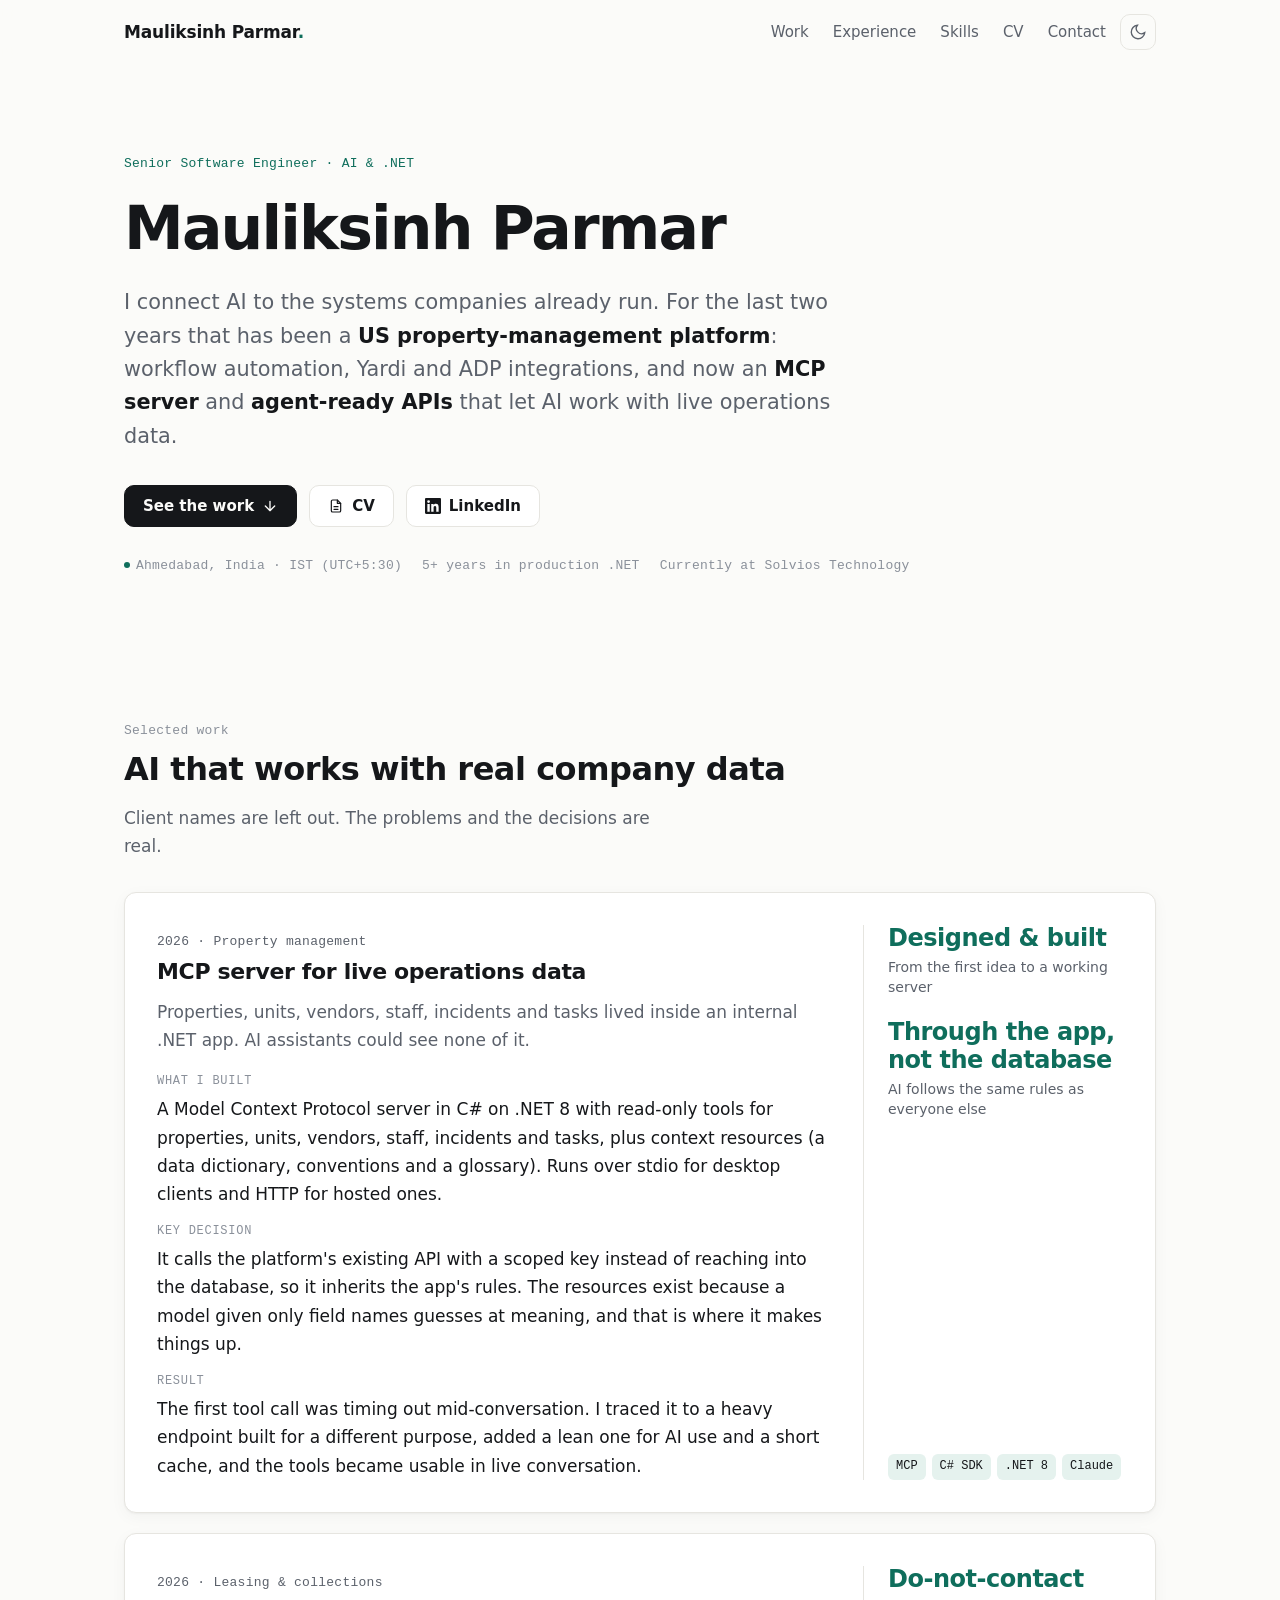
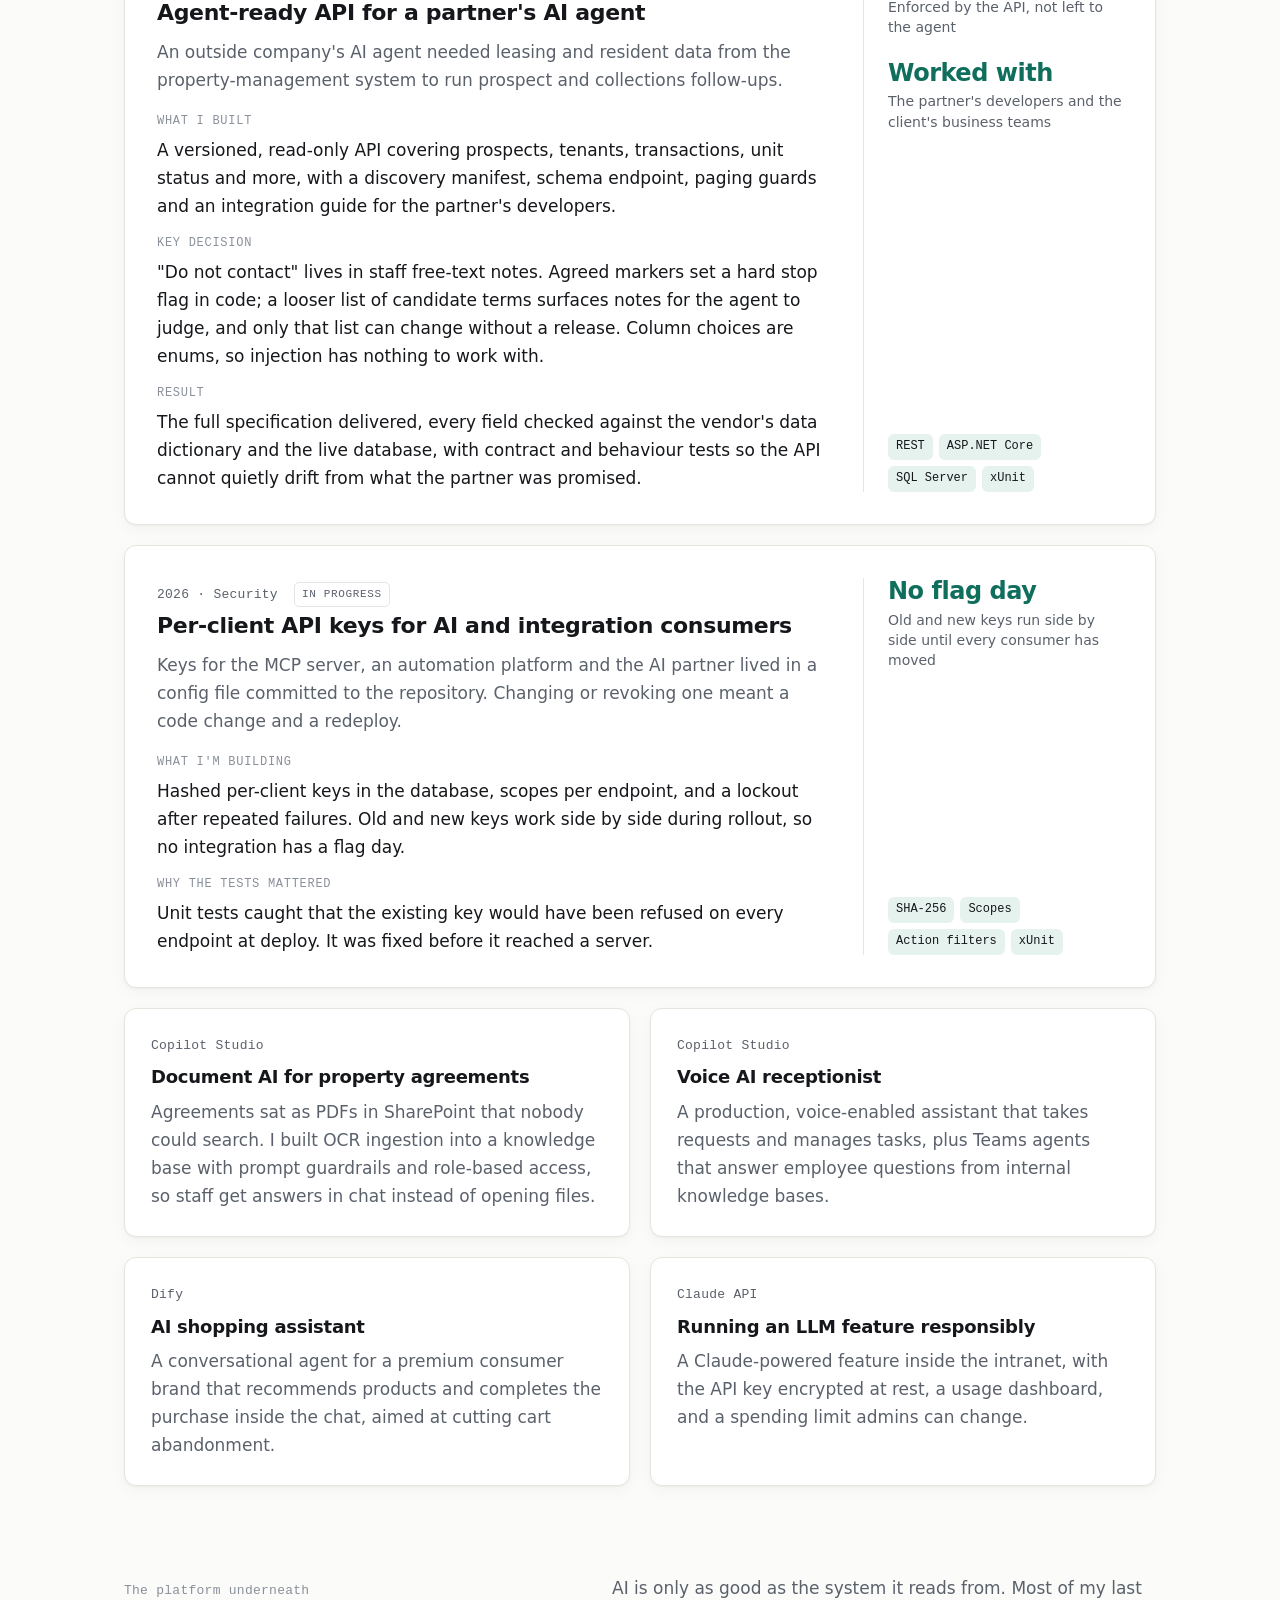
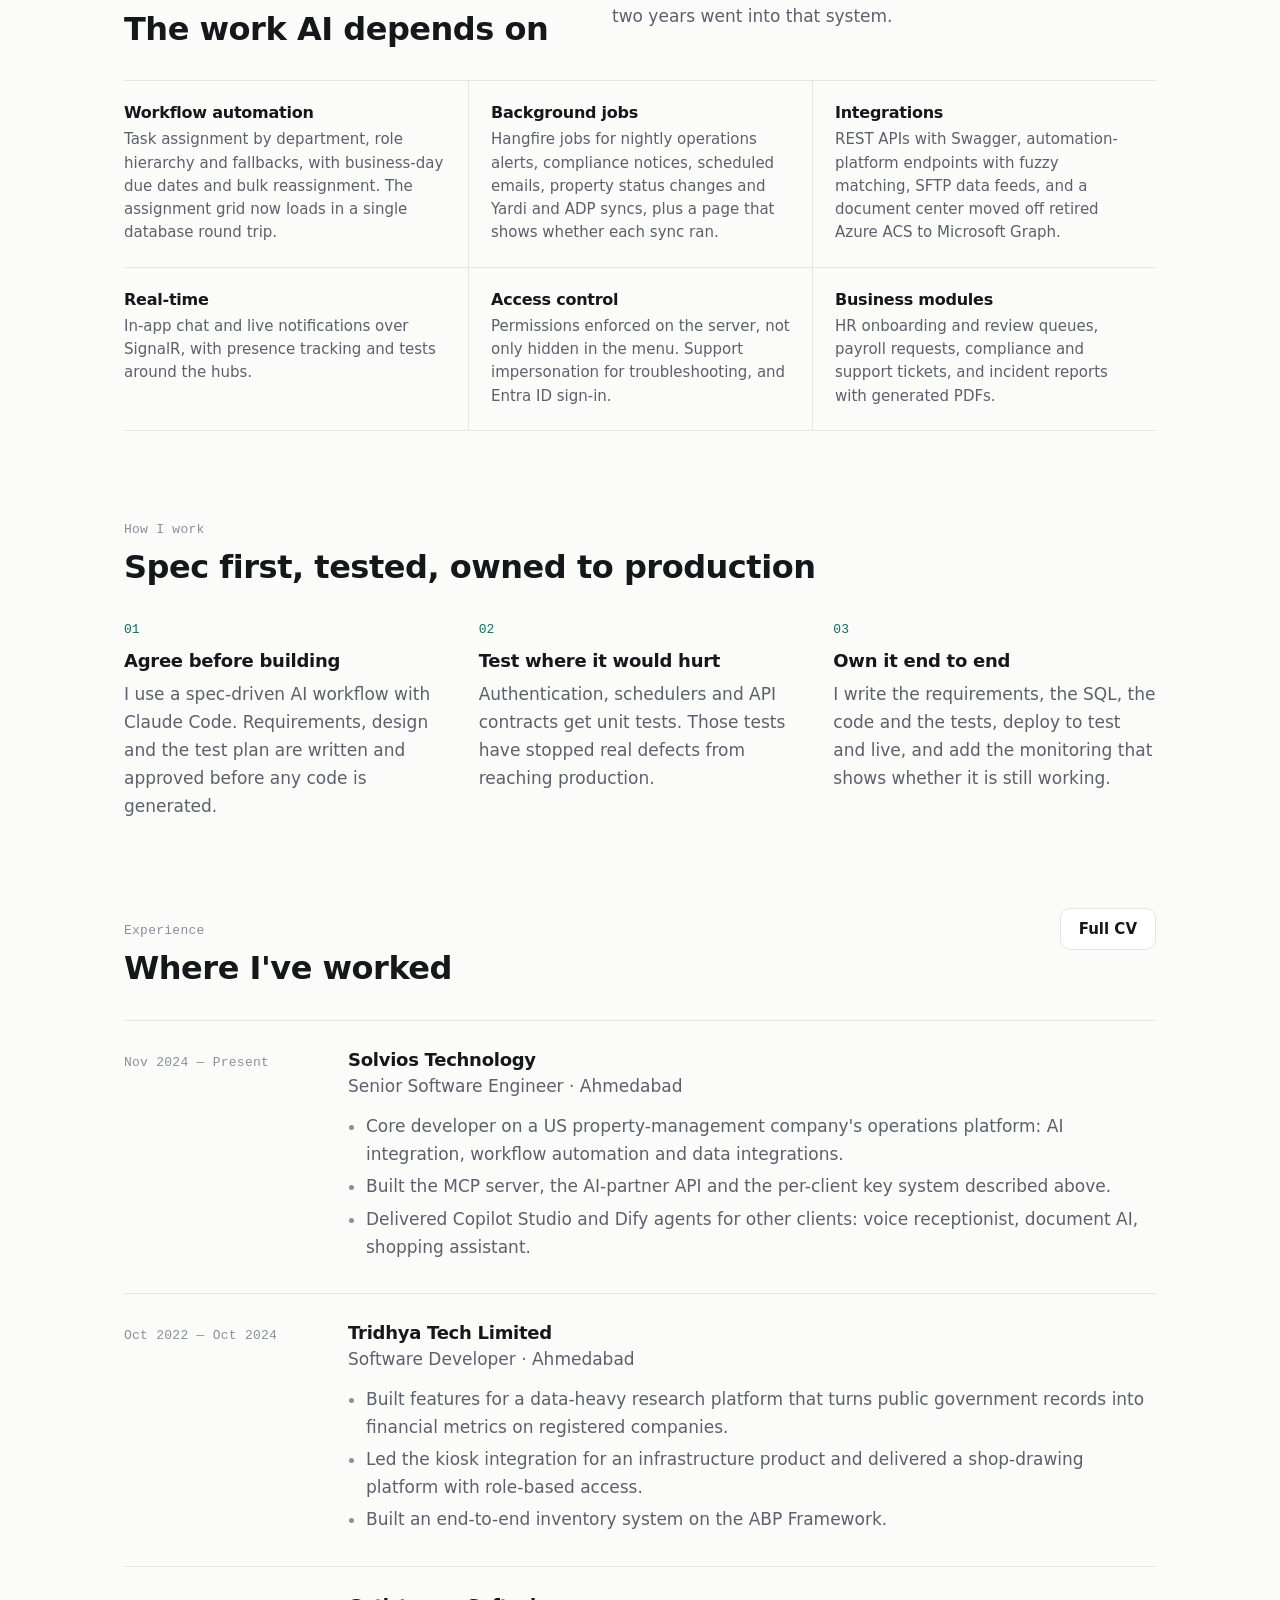
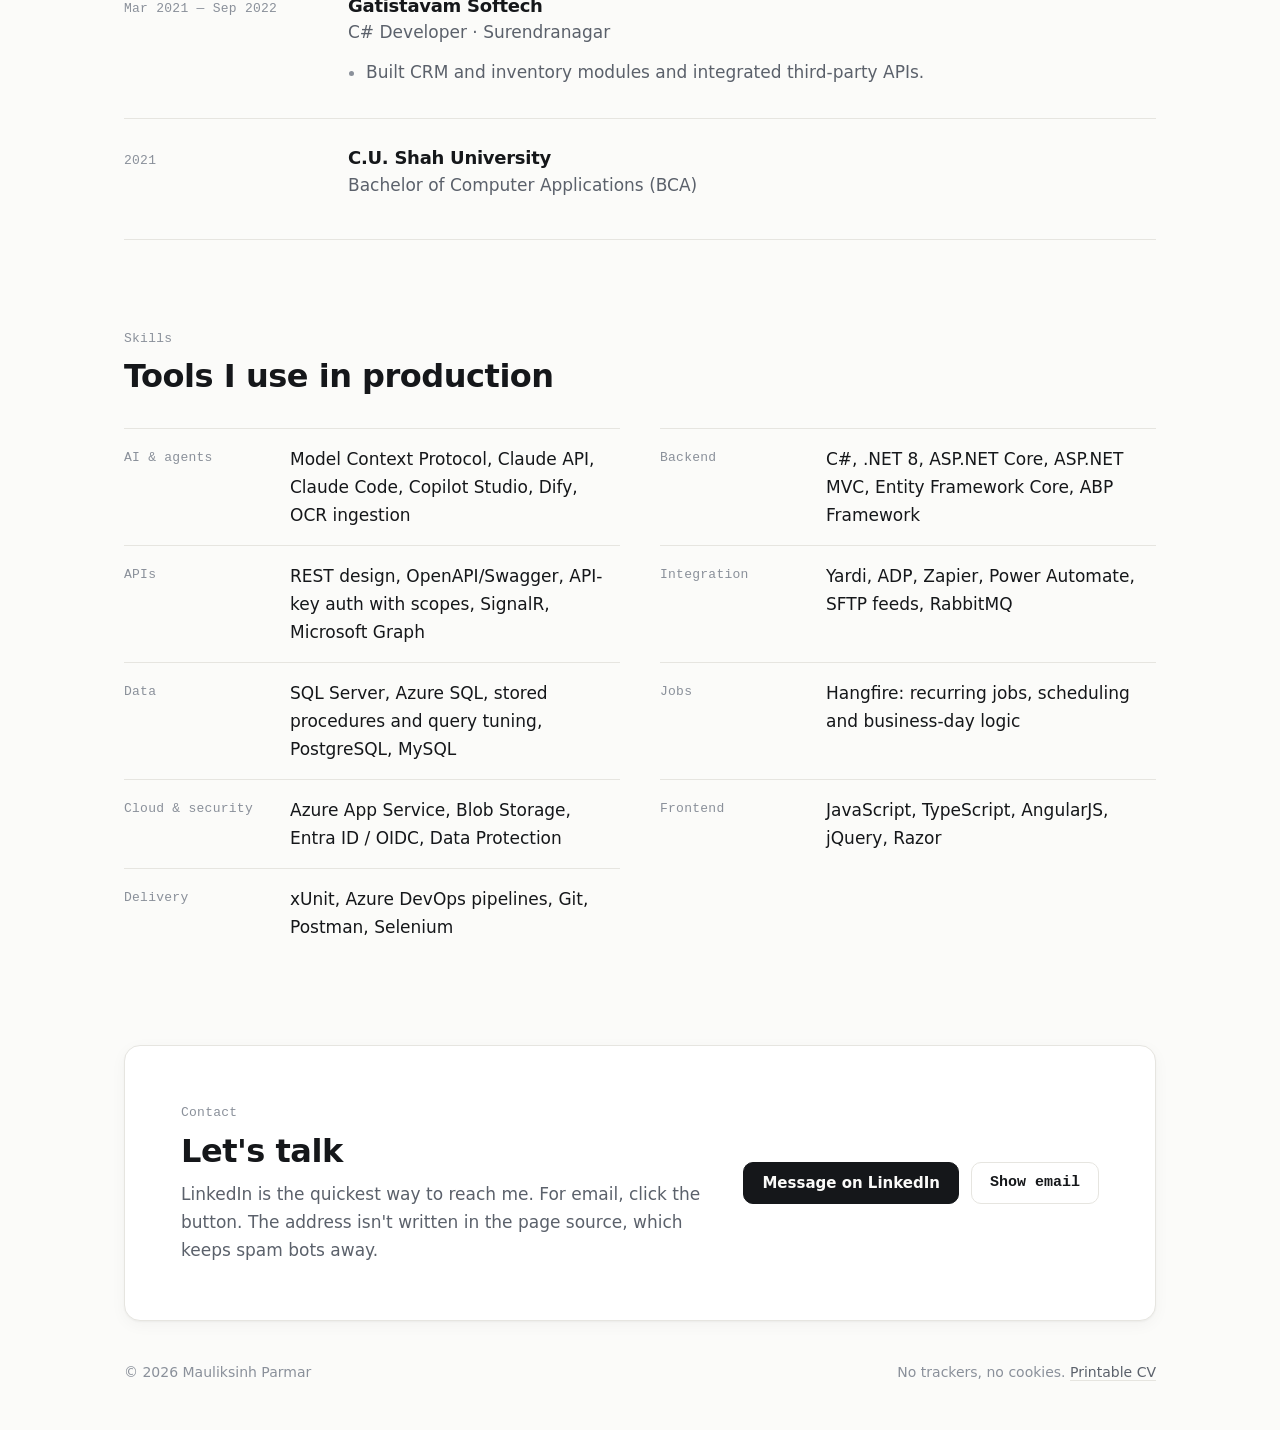
<file: index.html>
<!doctype html>
<html lang="en">
<head>
  <meta charset="utf-8">
  <meta name="viewport" content="width=device-width, initial-scale=1">
  <title>Mauliksinh Parmar — Senior Software Engineer, AI &amp; .NET</title>
  <meta name="description" content="Senior software engineer in Ahmedabad, India. I connect AI to the systems companies already run: MCP servers, agent-ready APIs and the .NET platforms underneath them.">
  <meta name="author" content="Mauliksinh Parmar">
  <link rel="canonical" href="https://mauliksinh.github.io/">

  <meta property="og:type" content="profile">
  <meta property="og:title" content="Mauliksinh Parmar — Senior Software Engineer, AI &amp; .NET">
  <meta property="og:description" content="MCP servers, agent-ready APIs and the enterprise .NET platforms underneath them.">
  <meta property="og:url" content="https://mauliksinh.github.io/">
  <meta property="og:image" content="https://mauliksinh.github.io/assets/og-image.png">
  <meta property="og:image:width" content="1200">
  <meta property="og:image:height" content="630">
  <meta name="twitter:card" content="summary_large_image">

  <meta name="theme-color" content="#fbfbf9" media="(prefers-color-scheme: light)">
  <meta name="theme-color" content="#0e1013" media="(prefers-color-scheme: dark)">
  <link rel="icon" href="assets/favicon.svg" type="image/svg+xml">

  <script>
    try { var t = localStorage.getItem("theme"); if (t === "light" || t === "dark") document.documentElement.setAttribute("data-theme", t); } catch (e) {}
  </script>
  <link rel="stylesheet" href="assets/site.css">

  <script type="application/ld+json">
  {
    "@context": "https://schema.org",
    "@type": "Person",
    "name": "Mauliksinh Parmar",
    "jobTitle": "Senior Software Engineer",
    "url": "https://mauliksinh.github.io/",
    "address": { "@type": "PostalAddress", "addressLocality": "Ahmedabad", "addressRegion": "Gujarat", "addressCountry": "IN" },
    "knowsAbout": ["Model Context Protocol", "AI agents", "C#", ".NET", "ASP.NET Core", "SQL Server", "API design"],
    "sameAs": ["https://www.linkedin.com/in/mauliksinh-parmar"]
  }
  </script>
</head>
<body>
  <a class="skip" href="#main">Skip to content</a>

  <header class="site-header">
    <div class="wrap">
      <a class="brand" href="#top">Mauliksinh Parmar<span>.</span></a>
      <nav class="nav" aria-label="Main">
        <a class="nav-link" href="#work">Work</a>
        <a class="nav-link" href="#experience">Experience</a>
        <a class="nav-link" href="#skills">Skills</a>
        <a href="cv.html">CV</a>
        <a class="nav-link" href="#contact">Contact</a>
        <button class="icon-btn" type="button" data-theme-toggle aria-label="Switch light or dark theme">
          <svg class="theme-icon-light" viewBox="0 0 24 24" fill="none" stroke="currentColor" stroke-width="1.8" stroke-linecap="round" aria-hidden="true"><path d="M21 12.8A9 9 0 1 1 11.2 3a7 7 0 0 0 9.8 9.8z"/></svg>
          <svg class="theme-icon-dark" viewBox="0 0 24 24" fill="none" stroke="currentColor" stroke-width="1.8" stroke-linecap="round" aria-hidden="true"><circle cx="12" cy="12" r="4"/><path d="M12 2v2M12 20v2M4.9 4.9l1.4 1.4M17.7 17.7l1.4 1.4M2 12h2M20 12h2M4.9 19.1l1.4-1.4M17.7 6.3l1.4-1.4"/></svg>
        </button>
      </nav>
    </div>
  </header>

  <main id="main">
    <!-- Hero -->
    <section class="hero" id="top">
      <div class="wrap">
        <span class="eyebrow mono">Senior Software Engineer · AI &amp; .NET</span>
        <h1>Mauliksinh Parmar</h1>
        <p class="lead">
          I connect AI to the systems companies already run. For the last two years that has been a
          <strong>US property-management platform</strong>: workflow automation, Yardi and ADP integrations,
          and now an <strong>MCP server</strong> and <strong>agent-ready APIs</strong> that let AI work with live operations data.
        </p>
        <div class="actions">
          <a class="btn btn-primary" href="#work">
            See the work
            <svg viewBox="0 0 24 24" fill="none" stroke="currentColor" stroke-width="2" stroke-linecap="round" stroke-linejoin="round" aria-hidden="true"><path d="M12 5v14M5 12l7 7 7-7"/></svg>
          </a>
          <a class="btn" href="cv.html">
            <svg viewBox="0 0 24 24" fill="none" stroke="currentColor" stroke-width="1.8" stroke-linecap="round" stroke-linejoin="round" aria-hidden="true"><path d="M14 3H7a2 2 0 0 0-2 2v14a2 2 0 0 0 2 2h10a2 2 0 0 0 2-2V8z"/><path d="M14 3v5h5M9 13h6M9 17h6"/></svg>
            CV
          </a>
          <a class="btn" href="https://www.linkedin.com/in/mauliksinh-parmar" rel="me noopener" target="_blank">
            <svg viewBox="0 0 24 24" fill="currentColor" aria-hidden="true"><path d="M20.45 20.45h-3.56v-5.57c0-1.33-.02-3.04-1.85-3.04-1.85 0-2.14 1.45-2.14 2.94v5.67H9.35V9h3.41v1.56h.05c.48-.9 1.64-1.85 3.37-1.85 3.6 0 4.27 2.37 4.27 5.46v6.28zM5.34 7.43a2.06 2.06 0 1 1 0-4.13 2.06 2.06 0 0 1 0 4.13zM7.12 20.45H3.56V9h3.56v11.45zM22.22 0H1.77C.79 0 0 .77 0 1.73v20.54C0 23.23.79 24 1.77 24h20.45c.98 0 1.78-.77 1.78-1.73V1.73C24 .77 23.2 0 22.22 0z"/></svg>
            LinkedIn
          </a>
        </div>
        <div class="hero-meta mono">
          <span><i class="dot" aria-hidden="true"></i>Ahmedabad, India · IST (UTC+5:30)</span>
          <span>5+ years in production .NET</span>
          <span>Currently at Solvios Technology</span>
        </div>
      </div>
    </section>


    <!-- Work -->
    <section class="section" id="work" aria-labelledby="work-title">
      <div class="wrap">
        <div class="section-head">
          <div>
            <span class="kicker mono">Selected work</span>
            <h2 id="work-title">AI that works with real company data</h2>
          </div>
          <p>Client names are left out. The problems and the decisions are real.</p>
        </div>

        <div class="cases">
          <article class="case">
            <div>
              <span class="mono muted">2026 · Property management</span>
              <h3>MCP server for live operations data</h3>
              <p class="summary">Properties, units, vendors, staff, incidents and tasks lived inside an internal .NET app. AI assistants could see none of it.</p>
              <dl>
                <div><dt>What I built</dt><dd>A Model Context Protocol server in C# on .NET 8 with read-only tools for properties, units, vendors, staff, incidents and tasks, plus context resources (a data dictionary, conventions and a glossary). Runs over stdio for desktop clients and HTTP for hosted ones.</dd></div>
                <div><dt>Key decision</dt><dd>It calls the platform's existing API with a scoped key instead of reaching into the database, so it inherits the app's rules. The resources exist because a model given only field names guesses at meaning, and that is where it makes things up.</dd></div>
                <div><dt>Result</dt><dd>The first tool call was timing out mid-conversation. I traced it to a heavy endpoint built for a different purpose, added a lean one for AI use and a short cache, and the tools became usable in live conversation.</dd></div>
              </dl>
            </div>
            <aside>
              <div class="metric"><b>Designed &amp; built</b><span>From the first idea to a working server</span></div>
              <div class="metric"><b>Through the app, not the database</b><span>AI follows the same rules as everyone else</span></div>
              <div class="tags"><span class="tag">MCP</span><span class="tag">C# SDK</span><span class="tag">.NET 8</span><span class="tag">Claude</span></div>
            </aside>
          </article>

          <article class="case">
            <div>
              <span class="mono muted">2026 · Leasing &amp; collections</span>
              <h3>Agent-ready API for a partner's AI agent</h3>
              <p class="summary">An outside company's AI agent needed leasing and resident data from the property-management system to run prospect and collections follow-ups.</p>
              <dl>
                <div><dt>What I built</dt><dd>A versioned, read-only API covering prospects, tenants, transactions, unit status and more, with a discovery manifest, schema endpoint, paging guards and an integration guide for the partner's developers.</dd></div>
                <div><dt>Key decision</dt><dd>"Do not contact" lives in staff free-text notes. Agreed markers set a hard stop flag in code; a looser list of candidate terms surfaces notes for the agent to judge, and only that list can change without a release. Column choices are enums, so injection has nothing to work with.</dd></div>
                <div><dt>Result</dt><dd>The full specification delivered, every field checked against the vendor's data dictionary and the live database, with contract and behaviour tests so the API cannot quietly drift from what the partner was promised.</dd></div>
              </dl>
            </div>
            <aside>
              <div class="metric"><b>Do-not-contact</b><span>Enforced by the API, not left to the agent</span></div>
              <div class="metric"><b>Worked with</b><span>The partner's developers and the client's business teams</span></div>
              <div class="tags"><span class="tag">REST</span><span class="tag">ASP.NET Core</span><span class="tag">SQL Server</span><span class="tag">xUnit</span></div>
            </aside>
          </article>

          <article class="case">
            <div>
              <span class="mono muted">2026 · Security <span class="badge">In progress</span></span>
              <h3>Per-client API keys for AI and integration consumers</h3>
              <p class="summary">Keys for the MCP server, an automation platform and the AI partner lived in a config file committed to the repository. Changing or revoking one meant a code change and a redeploy.</p>
              <dl>
                <div><dt>What I'm building</dt><dd>Hashed per-client keys in the database, scopes per endpoint, and a lockout after repeated failures. Old and new keys work side by side during rollout, so no integration has a flag day.</dd></div>
                <div><dt>Why the tests mattered</dt><dd>Unit tests caught that the existing key would have been refused on every endpoint at deploy. It was fixed before it reached a server.</dd></div>
              </dl>
            </div>
            <aside>
              <div class="metric"><b>No flag day</b><span>Old and new keys run side by side until every consumer has moved</span></div>
              <div class="tags"><span class="tag">SHA-256</span><span class="tag">Scopes</span><span class="tag">Action filters</span><span class="tag">xUnit</span></div>
            </aside>
          </article>
        </div>

        <div class="mini-cases">
          <article class="mini">
            <span class="mono muted">Copilot Studio</span>
            <h3>Document AI for property agreements</h3>
            <p>Agreements sat as PDFs in SharePoint that nobody could search. I built OCR ingestion into a knowledge base with prompt guardrails and role-based access, so staff get answers in chat instead of opening files.</p>
          </article>
          <article class="mini">
            <span class="mono muted">Copilot Studio</span>
            <h3>Voice AI receptionist</h3>
            <p>A production, voice-enabled assistant that takes requests and manages tasks, plus Teams agents that answer employee questions from internal knowledge bases.</p>
          </article>
          <article class="mini">
            <span class="mono muted">Dify</span>
            <h3>AI shopping assistant</h3>
            <p>A conversational agent for a premium consumer brand that recommends products and completes the purchase inside the chat, aimed at cutting cart abandonment.</p>
          </article>
          <article class="mini">
            <span class="mono muted">Claude API</span>
            <h3>Running an LLM feature responsibly</h3>
            <p>A Claude-powered feature inside the intranet, with the API key encrypted at rest, a usage dashboard, and a spending limit admins can change.</p>
          </article>
        </div>
      </div>
    </section>

    <!-- Platform -->
    <section class="section" id="platform" aria-labelledby="platform-title">
      <div class="wrap">
        <div class="section-head">
          <div>
            <span class="kicker mono">The platform underneath</span>
            <h2 id="platform-title">The work AI depends on</h2>
          </div>
          <p>AI is only as good as the system it reads from. Most of my last two years went into that system.</p>
        </div>
        <ul class="grid-list">
          <li><h3>Workflow automation</h3><p>Task assignment by department, role hierarchy and fallbacks, with business-day due dates and bulk reassignment. The assignment grid now loads in a single database round trip.</p></li>
          <li><h3>Background jobs</h3><p>Hangfire jobs for nightly operations alerts, compliance notices, scheduled emails, property status changes and Yardi and ADP syncs, plus a page that shows whether each sync ran.</p></li>
          <li><h3>Integrations</h3><p>REST APIs with Swagger, automation-platform endpoints with fuzzy matching, SFTP data feeds, and a document center moved off retired Azure ACS to Microsoft Graph.</p></li>
          <li><h3>Real-time</h3><p>In-app chat and live notifications over SignalR, with presence tracking and tests around the hubs.</p></li>
          <li><h3>Access control</h3><p>Permissions enforced on the server, not only hidden in the menu. Support impersonation for troubleshooting, and Entra ID sign-in.</p></li>
          <li><h3>Business modules</h3><p>HR onboarding and review queues, payroll requests, compliance and support tickets, and incident reports with generated PDFs.</p></li>
        </ul>
      </div>
    </section>

    <!-- How I work -->
    <section class="section" id="approach" aria-labelledby="approach-title">
      <div class="wrap">
        <div class="section-head">
          <div>
            <span class="kicker mono">How I work</span>
            <h2 id="approach-title">Spec first, tested, owned to production</h2>
          </div>
        </div>
        <ol class="principles">
          <li><h3>Agree before building</h3><p>I use a spec-driven AI workflow with Claude Code. Requirements, design and the test plan are written and approved before any code is generated.</p></li>
          <li><h3>Test where it would hurt</h3><p>Authentication, schedulers and API contracts get unit tests. Those tests have stopped real defects from reaching production.</p></li>
          <li><h3>Own it end to end</h3><p>I write the requirements, the SQL, the code and the tests, deploy to test and live, and add the monitoring that shows whether it is still working.</p></li>
        </ol>
      </div>
    </section>

    <!-- Experience -->
    <section class="section" id="experience" aria-labelledby="experience-title">
      <div class="wrap">
        <div class="section-head">
          <div>
            <span class="kicker mono">Experience</span>
            <h2 id="experience-title">Where I've worked</h2>
          </div>
          <a class="btn" href="cv.html">Full CV</a>
        </div>
        <div class="timeline">
          <div class="job">
            <div class="when mono">Nov 2024 — Present</div>
            <div>
              <h3>Solvios Technology</h3>
              <div class="role">Senior Software Engineer · Ahmedabad</div>
              <ul>
                <li>Core developer on a US property-management company's operations platform: AI integration, workflow automation and data integrations.</li>
                <li>Built the MCP server, the AI-partner API and the per-client key system described above.</li>
                <li>Delivered Copilot Studio and Dify agents for other clients: voice receptionist, document AI, shopping assistant.</li>
              </ul>
            </div>
          </div>
          <div class="job">
            <div class="when mono">Oct 2022 — Oct 2024</div>
            <div>
              <h3>Tridhya Tech Limited</h3>
              <div class="role">Software Developer · Ahmedabad</div>
              <ul>
                <li>Built features for a data-heavy research platform that turns public government records into financial metrics on registered companies.</li>
                <li>Led the kiosk integration for an infrastructure product and delivered a shop-drawing platform with role-based access.</li>
                <li>Built an end-to-end inventory system on the ABP Framework.</li>
              </ul>
            </div>
          </div>
          <div class="job">
            <div class="when mono">Mar 2021 — Sep 2022</div>
            <div>
              <h3>Gatistavam Softech</h3>
              <div class="role">C# Developer · Surendranagar</div>
              <ul>
                <li>Built CRM and inventory modules and integrated third-party APIs.</li>
              </ul>
            </div>
          </div>
          <div class="job">
            <div class="when mono">2021</div>
            <div>
              <h3>C.U. Shah University</h3>
              <div class="role">Bachelor of Computer Applications (BCA)</div>
            </div>
          </div>
        </div>
      </div>
    </section>

    <!-- Skills -->
    <section class="section" id="skills" aria-labelledby="skills-title">
      <div class="wrap">
        <div class="section-head">
          <div>
            <span class="kicker mono">Skills</span>
            <h2 id="skills-title">Tools I use in production</h2>
          </div>
        </div>
        <dl class="skills">
          <div class="skill-row"><dt class="mono">AI &amp; agents</dt><dd>Model Context Protocol, Claude API, Claude Code, Copilot Studio, Dify, OCR ingestion</dd></div>
          <div class="skill-row"><dt class="mono">Backend</dt><dd>C#, .NET 8, ASP.NET Core, ASP.NET MVC, Entity Framework Core, ABP Framework</dd></div>
          <div class="skill-row"><dt class="mono">APIs</dt><dd>REST design, OpenAPI/Swagger, API-key auth with scopes, SignalR, Microsoft Graph</dd></div>
          <div class="skill-row"><dt class="mono">Integration</dt><dd>Yardi, ADP, Zapier, Power Automate, SFTP feeds, RabbitMQ</dd></div>
          <div class="skill-row"><dt class="mono">Data</dt><dd>SQL Server, Azure SQL, stored procedures and query tuning, PostgreSQL, MySQL</dd></div>
          <div class="skill-row"><dt class="mono">Jobs</dt><dd>Hangfire: recurring jobs, scheduling and business-day logic</dd></div>
          <div class="skill-row"><dt class="mono">Cloud &amp; security</dt><dd>Azure App Service, Blob Storage, Entra ID / OIDC, Data Protection</dd></div>
          <div class="skill-row"><dt class="mono">Frontend</dt><dd>JavaScript, TypeScript, AngularJS, jQuery, Razor</dd></div>
          <div class="skill-row"><dt class="mono">Delivery</dt><dd>xUnit, Azure DevOps pipelines, Git, Postman, Selenium</dd></div>
        </dl>

        <!-- Contact -->
        <div class="contact" id="contact">
          <div>
            <span class="kicker mono">Contact</span>
            <h2>Let's talk</h2>
            <p>LinkedIn is the quickest way to reach me. For email, click the button. The address isn't written in the page source, which keeps spam bots away.</p>
          </div>
          <div class="actions">
            <a class="btn btn-primary" href="https://www.linkedin.com/in/mauliksinh-parmar" rel="me noopener" target="_blank">Message on LinkedIn</a>
            <button class="btn email-out" type="button" data-email-reveal>Show email</button>
          </div>
        </div>
      </div>
    </section>
  </main>

  <footer class="site-footer">
    <div class="wrap">
      <span>© <span data-year>2026</span> Mauliksinh Parmar</span>
      <span>No trackers, no cookies. <a href="cv.html">Printable CV</a></span>
    </div>
  </footer>

  <script src="assets/site.js" defer></script>
</body>
</html>
</file>
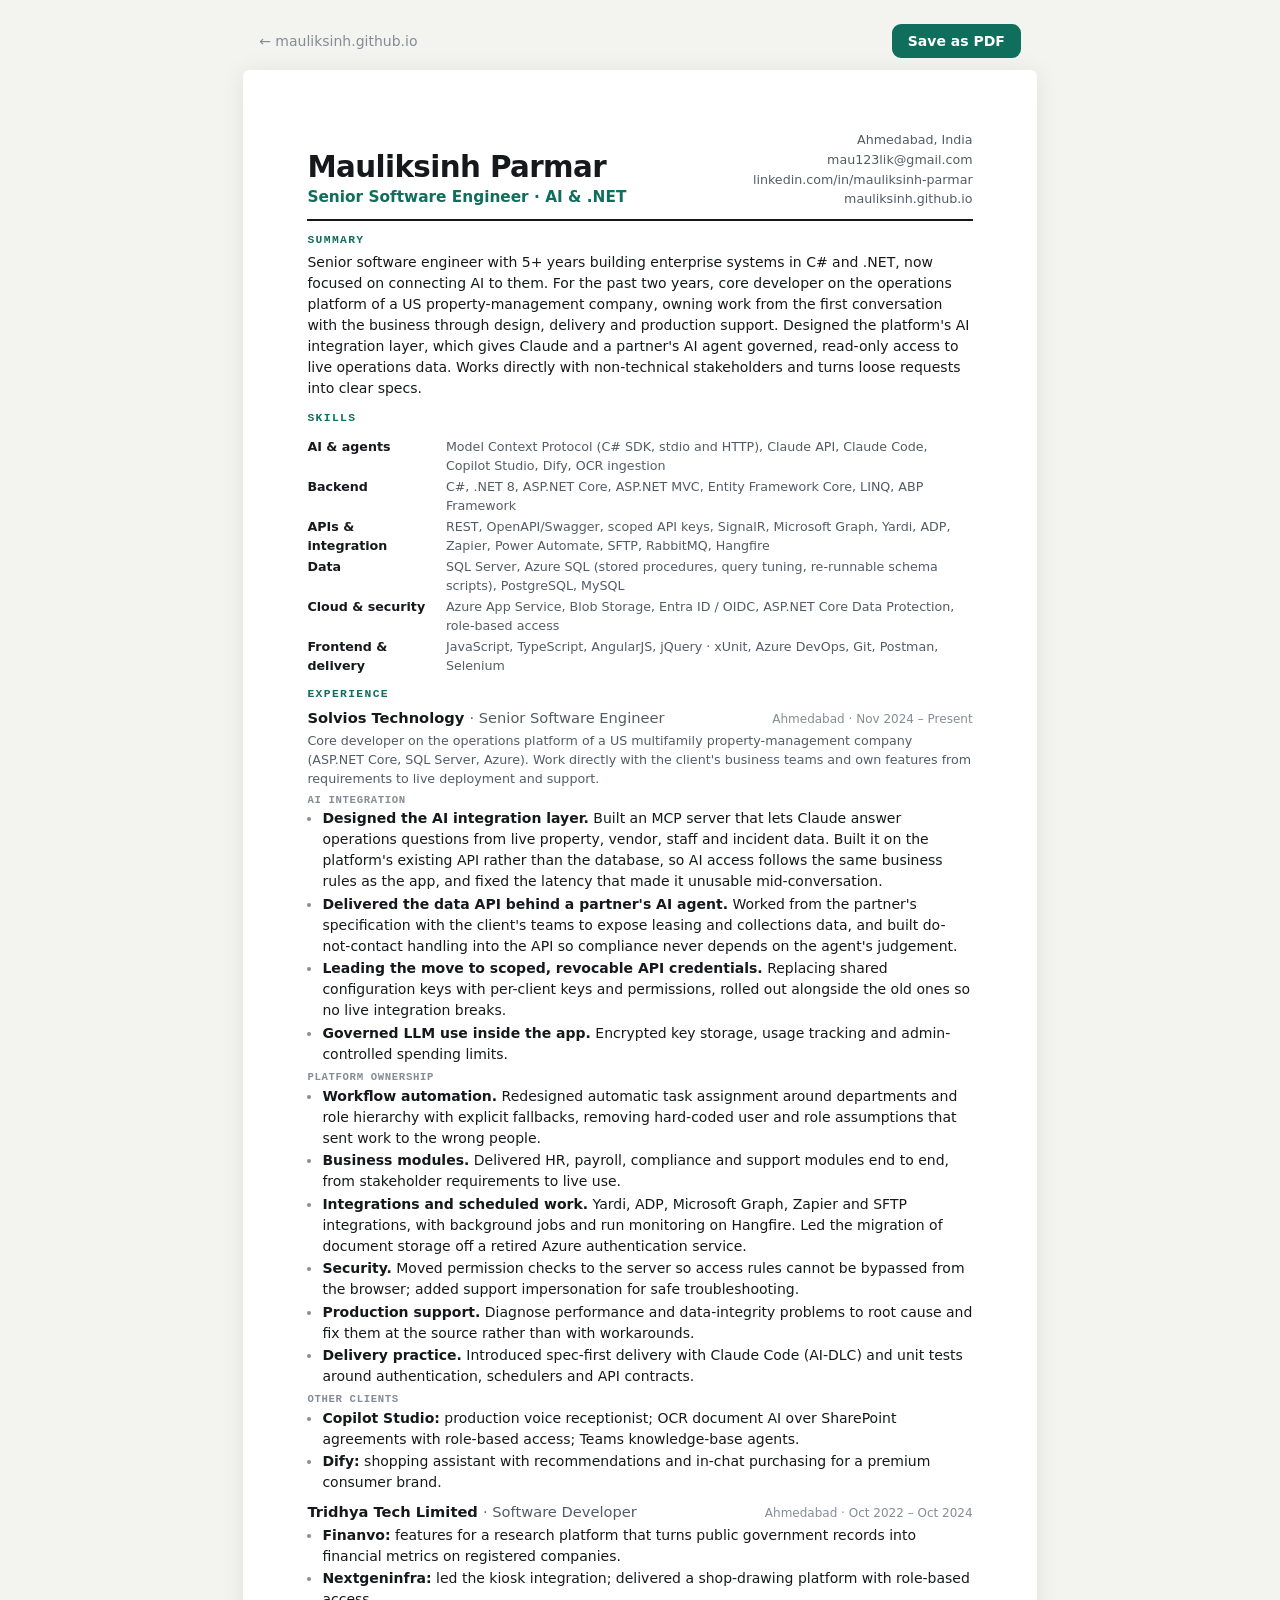
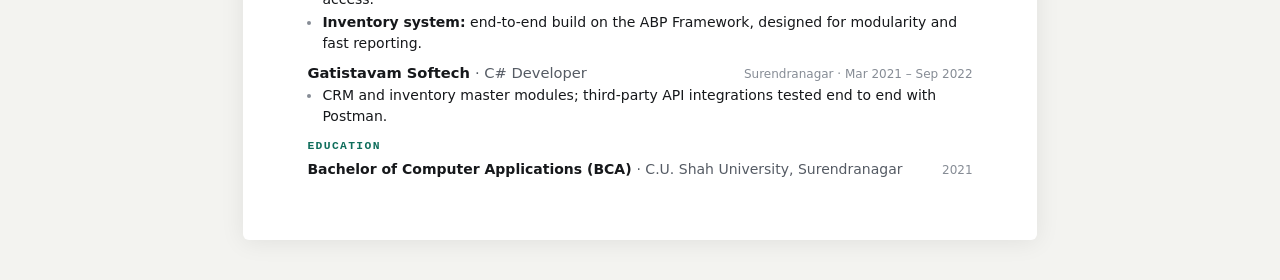
<file: cv.html>
<!doctype html>
<html lang="en">
<head>
  <meta charset="utf-8">
  <meta name="viewport" content="width=device-width, initial-scale=1">
  <title>Mauliksinh Parmar — CV</title>
  <meta name="description" content="CV of Mauliksinh Parmar, senior software engineer working on AI integration and enterprise .NET.">
  <link rel="canonical" href="https://mauliksinh.github.io/cv.html">
  <link rel="icon" href="assets/favicon.svg" type="image/svg+xml">
  <style>
    :root {
      --bg: #f3f3f0; --paper: #ffffff; --text: #16181b; --muted: #555b64; --faint: #868c95;
      --line: #e3e2dc; --accent: #0f6e5c;
      --sans: ui-sans-serif, -apple-system, "Segoe UI", system-ui, Roboto, Arial, sans-serif;
      --mono: ui-monospace, "Cascadia Code", Menlo, Consolas, monospace;
      color-scheme: light;
    }
    @media (prefers-color-scheme: dark) {
      :root:not([data-theme="light"]) { --bg: #0e1013; }
    }
    :root[data-theme="dark"] { --bg: #0e1013; }

    * { box-sizing: border-box; }
    body { margin: 0; background: var(--bg); color: var(--text); font: 10.5pt/1.5 var(--sans); -webkit-font-smoothing: antialiased; }
    a { color: inherit; text-underline-offset: 2px; text-decoration-color: var(--line); }

    .toolbar { max-width: 210mm; margin: 24px auto 12px; padding: 0 16px; display: flex; justify-content: space-between; align-items: center; gap: 12px; font-size: 14px; }
    .toolbar a { color: var(--faint); text-decoration: none; }
    .toolbar a:hover { color: var(--accent); }
    .toolbar button { font: 600 14px var(--sans); padding: 9px 16px; border-radius: 9px; border: 0; background: var(--accent); color: #fff; cursor: pointer; }

    .page { max-width: 210mm; margin: 0 auto 40px; background: var(--paper); padding: 16mm 17mm; box-shadow: 0 2px 24px rgba(0,0,0,.08); border-radius: 6px; }

    header { display: flex; justify-content: space-between; align-items: flex-end; gap: 16px; padding-bottom: 10px; border-bottom: 2px solid var(--text); flex-wrap: wrap; }
    h1 { font-size: 22pt; line-height: 1.1; margin: 0; letter-spacing: -0.02em; }
    .title { color: var(--accent); font-weight: 600; margin-top: 3px; font-size: 11.5pt; }
    .contact { text-align: right; color: var(--muted); font-size: 9.5pt; line-height: 1.55; }
    .contact a { text-decoration: none; }

    h2 { font: 700 8.5pt/1 var(--mono); letter-spacing: .12em; text-transform: uppercase; color: var(--accent); margin: 14px 0 6px; }
    p { margin: 0 0 6px; }
    .summary { color: var(--text); }

    .skills { display: grid; grid-template-columns: 34mm 1fr; gap: 2px 10px; font-size: 9.5pt; }
    .skills dt { font-weight: 600; }
    .skills dd { margin: 0; color: var(--muted); }

    .job { margin-bottom: 8px; }
    .job-head, li, .context { break-inside: avoid; }
    .job-head, .sub { break-after: avoid; }
    .job-head { display: flex; justify-content: space-between; gap: 12px; align-items: baseline; flex-wrap: wrap; }
    .job-head h3 { font-size: 11pt; margin: 0; }
    .job-head h3 span { font-weight: 400; color: var(--muted); }
    .when { color: var(--faint); font-size: 9pt; white-space: nowrap; }
    .context { color: var(--muted); margin: 2px 0 3px; font-size: 9.5pt; }
    .sub { font: 600 8pt/1 var(--mono); letter-spacing: .06em; text-transform: uppercase; color: var(--faint); margin: 7px 0 3px; }
    ul { margin: 0; padding-left: 15px; }
    li { margin: 1.5px 0; }
    li::marker { color: var(--faint); }
    li b { font-weight: 600; }

    @media (max-width: 640px) {
      .page { padding: 20px 16px; border-radius: 0; }
      .contact { text-align: left; }
      .skills { grid-template-columns: 1fr; }
      .skills dd { margin-bottom: 6px; }
    }

    @page { size: A4; margin: 12mm 13mm; }
    @media print {
      body { background: #fff; font-size: 10pt; }
      .toolbar { display: none; }
      .page { box-shadow: none; margin: 0; padding: 0; max-width: none; border-radius: 0; }
      a { text-decoration: none; }
    }
  </style>
  <script>
    try { var t = localStorage.getItem("theme"); if (t === "light" || t === "dark") document.documentElement.setAttribute("data-theme", t); } catch (e) {}
  </script>
</head>
<body>
  <div class="toolbar">
    <a href="./">← mauliksinh.github.io</a>
    <button type="button" onclick="window.print()">Save as PDF</button>
  </div>

  <main class="page">
    <header>
      <div>
        <h1>Mauliksinh Parmar</h1>
        <div class="title">Senior Software Engineer · AI &amp; .NET</div>
      </div>
      <div class="contact">
        Ahmedabad, India<br>
        <span data-email-text>Email: see mauliksinh.github.io</span><br>
        <a href="https://www.linkedin.com/in/mauliksinh-parmar">linkedin.com/in/mauliksinh-parmar</a><br>
        <a href="https://mauliksinh.github.io">mauliksinh.github.io</a>
      </div>
    </header>

    <h2>Summary</h2>
    <p class="summary">Senior software engineer with 5+ years building enterprise systems in C# and .NET, now focused on connecting AI to them. For the past two years, core developer on the operations platform of a US property-management company, owning work from the first conversation with the business through design, delivery and production support. Designed the platform's AI integration layer, which gives Claude and a partner's AI agent governed, read-only access to live operations data. Works directly with non-technical stakeholders and turns loose requests into clear specs.</p>

    <h2>Skills</h2>
    <dl class="skills">
      <dt>AI &amp; agents</dt><dd>Model Context Protocol (C# SDK, stdio and HTTP), Claude API, Claude Code, Copilot Studio, Dify, OCR ingestion</dd>
      <dt>Backend</dt><dd>C#, .NET 8, ASP.NET Core, ASP.NET MVC, Entity Framework Core, LINQ, ABP Framework</dd>
      <dt>APIs &amp; integration</dt><dd>REST, OpenAPI/Swagger, scoped API keys, SignalR, Microsoft Graph, Yardi, ADP, Zapier, Power Automate, SFTP, RabbitMQ, Hangfire</dd>
      <dt>Data</dt><dd>SQL Server, Azure SQL (stored procedures, query tuning, re-runnable schema scripts), PostgreSQL, MySQL</dd>
      <dt>Cloud &amp; security</dt><dd>Azure App Service, Blob Storage, Entra ID / OIDC, ASP.NET Core Data Protection, role-based access</dd>
      <dt>Frontend &amp; delivery</dt><dd>JavaScript, TypeScript, AngularJS, jQuery · xUnit, Azure DevOps, Git, Postman, Selenium</dd>
    </dl>

    <h2>Experience</h2>

    <section class="job">
      <div class="job-head">
        <h3>Solvios Technology <span>· Senior Software Engineer</span></h3>
        <span class="when">Ahmedabad · Nov 2024 – Present</span>
      </div>
      <p class="context">Core developer on the operations platform of a US multifamily property-management company (ASP.NET Core, SQL Server, Azure). Work directly with the client's business teams and own features from requirements to live deployment and support.</p>

      <div class="sub">AI integration</div>
      <ul>
        <li><b>Designed the AI integration layer.</b> Built an MCP server that lets Claude answer operations questions from live property, vendor, staff and incident data. Built it on the platform's existing API rather than the database, so AI access follows the same business rules as the app, and fixed the latency that made it unusable mid-conversation.</li>
        <li><b>Delivered the data API behind a partner's AI agent.</b> Worked from the partner's specification with the client's teams to expose leasing and collections data, and built do-not-contact handling into the API so compliance never depends on the agent's judgement.</li>
        <li><b>Leading the move to scoped, revocable API credentials.</b> Replacing shared configuration keys with per-client keys and permissions, rolled out alongside the old ones so no live integration breaks.</li>
        <li><b>Governed LLM use inside the app.</b> Encrypted key storage, usage tracking and admin-controlled spending limits.</li>
      </ul>

      <div class="sub">Platform ownership</div>
      <ul>
        <li><b>Workflow automation.</b> Redesigned automatic task assignment around departments and role hierarchy with explicit fallbacks, removing hard-coded user and role assumptions that sent work to the wrong people.</li>
        <li><b>Business modules.</b> Delivered HR, payroll, compliance and support modules end to end, from stakeholder requirements to live use.</li>
        <li><b>Integrations and scheduled work.</b> Yardi, ADP, Microsoft Graph, Zapier and SFTP integrations, with background jobs and run monitoring on Hangfire. Led the migration of document storage off a retired Azure authentication service.</li>
        <li><b>Security.</b> Moved permission checks to the server so access rules cannot be bypassed from the browser; added support impersonation for safe troubleshooting.</li>
        <li><b>Production support.</b> Diagnose performance and data-integrity problems to root cause and fix them at the source rather than with workarounds.</li>
        <li><b>Delivery practice.</b> Introduced spec-first delivery with Claude Code (AI-DLC) and unit tests around authentication, schedulers and API contracts.</li>
      </ul>

      <div class="sub">Other clients</div>
      <ul>
        <li><b>Copilot Studio:</b> production voice receptionist; OCR document AI over SharePoint agreements with role-based access; Teams knowledge-base agents.</li>
        <li><b>Dify:</b> shopping assistant with recommendations and in-chat purchasing for a premium consumer brand.</li>
      </ul>
    </section>

    <section class="job">
      <div class="job-head">
        <h3>Tridhya Tech Limited <span>· Software Developer</span></h3>
        <span class="when">Ahmedabad · Oct 2022 – Oct 2024</span>
      </div>
      <ul>
        <li><b>Finanvo:</b> features for a research platform that turns public government records into financial metrics on registered companies.</li>
        <li><b>Nextgeninfra:</b> led the kiosk integration; delivered a shop-drawing platform with role-based access.</li>
        <li><b>Inventory system:</b> end-to-end build on the ABP Framework, designed for modularity and fast reporting.</li>
      </ul>
    </section>

    <section class="job">
      <div class="job-head">
        <h3>Gatistavam Softech <span>· C# Developer</span></h3>
        <span class="when">Surendranagar · Mar 2021 – Sep 2022</span>
      </div>
      <ul>
        <li>CRM and inventory master modules; third-party API integrations tested end to end with Postman.</li>
      </ul>
    </section>

    <h2>Education</h2>
    <div class="job-head">
      <h3 style="font-size:10.5pt;margin:0">Bachelor of Computer Applications (BCA) <span style="font-weight:400;color:var(--muted)">· C.U. Shah University, Surendranagar</span></h3>
      <span class="when">2021</span>
    </div>
  </main>

  <script src="assets/site.js" defer></script>
</body>
</html>
</file>
<file: assets/site.css>
/* ---------- Tokens ---------- */
:root {
  --bg: #fbfbf9;
  --surface: #ffffff;
  --text: #15171a;
  --muted: #5b616b;
  --faint: #8a909a;
  --line: #e6e5e0;
  --accent: #0f6e5c;
  --accent-soft: #e5f2ee;
  --focus: #0f6e5c;
  --shadow: 0 1px 2px rgba(20, 22, 26, .04), 0 4px 16px rgba(20, 22, 26, .04);

  --font-sans: ui-sans-serif, -apple-system, "Segoe UI", system-ui, Roboto, "Helvetica Neue", Arial, sans-serif;
  --font-mono: ui-monospace, "Cascadia Code", "SF Mono", Menlo, Consolas, monospace;

  --wrap: 1080px;
  --gutter: 24px;
  --radius: 12px;
  color-scheme: light;
}

@media (prefers-color-scheme: dark) {
  :root:not([data-theme="light"]) {
    --bg: #0e1013;
    --surface: #15181c;
    --text: #e9eaec;
    --muted: #a3a8b1;
    --faint: #767c86;
    --line: #262a30;
    --accent: #5fd0b5;
    --accent-soft: #15302a;
    --focus: #5fd0b5;
    --shadow: none;
    color-scheme: dark;
  }
}

:root[data-theme="dark"] {
  --bg: #0e1013;
  --surface: #15181c;
  --text: #e9eaec;
  --muted: #a3a8b1;
  --faint: #767c86;
  --line: #262a30;
  --accent: #5fd0b5;
  --accent-soft: #15302a;
  --focus: #5fd0b5;
  --shadow: none;
  color-scheme: dark;
}

/* ---------- Base ---------- */
*, *::before, *::after { box-sizing: border-box; }

html { scroll-behavior: smooth; -webkit-text-size-adjust: 100%; }
@media (prefers-reduced-motion: reduce) { html { scroll-behavior: auto; } }

body {
  margin: 0;
  background: var(--bg);
  color: var(--text);
  font-family: var(--font-sans);
  font-size: 17px;
  line-height: 1.65;
  -webkit-font-smoothing: antialiased;
  text-rendering: optimizeLegibility;
}

a { color: inherit; text-decoration-color: var(--line); text-underline-offset: 3px; }
a:hover { color: var(--accent); text-decoration-color: currentColor; }
:focus-visible { outline: 2px solid var(--focus); outline-offset: 3px; border-radius: 4px; }

h1, h2, h3 { line-height: 1.2; margin: 0; letter-spacing: -0.015em; }
p { margin: 0 0 1em; }
ul, ol { margin: 0; padding: 0; }

.wrap { max-width: var(--wrap); margin: 0 auto; padding: 0 var(--gutter); }
.mono { font-family: var(--font-mono); font-size: .8125rem; letter-spacing: .02em; }
.muted { color: var(--muted); }
.visually-hidden {
  position: absolute !important; width: 1px; height: 1px; overflow: hidden;
  clip: rect(0 0 0 0); white-space: nowrap; border: 0; padding: 0; margin: -1px;
}

.skip {
  position: absolute; left: 16px; top: -48px; z-index: 20;
  background: var(--text); color: var(--bg); padding: 8px 14px; border-radius: 8px;
}
.skip:focus { top: 12px; }

/* ---------- Header ---------- */
.site-header {
  position: sticky; top: 0; z-index: 10;
  background: color-mix(in srgb, var(--bg) 88%, transparent);
  backdrop-filter: saturate(140%) blur(10px);
  -webkit-backdrop-filter: saturate(140%) blur(10px);
  border-bottom: 1px solid transparent;
  transition: border-color .2s ease;
}
.site-header.scrolled { border-bottom-color: var(--line); }
.site-header .wrap { display: flex; align-items: center; justify-content: space-between; height: 64px; gap: 16px; }

.brand { font-weight: 650; text-decoration: none; letter-spacing: -0.01em; white-space: nowrap; }
.brand span { color: var(--accent); }

.nav { display: flex; align-items: center; gap: 4px; }
.nav a {
  text-decoration: none; color: var(--muted); font-size: .9375rem;
  padding: 6px 10px; border-radius: 8px;
}
.nav a:hover { color: var(--text); background: var(--accent-soft); }

.icon-btn {
  display: inline-grid; place-items: center; width: 36px; height: 36px;
  border: 1px solid var(--line); border-radius: 10px; background: transparent;
  color: var(--muted); cursor: pointer; padding: 0;
}
.icon-btn:hover { color: var(--text); border-color: var(--faint); }
.icon-btn svg { width: 18px; height: 18px; }
.theme-icon-dark { display: none; }
:root[data-theme="dark"] .theme-icon-light { display: none; }
:root[data-theme="dark"] .theme-icon-dark { display: block; }
@media (prefers-color-scheme: dark) {
  :root:not([data-theme="light"]) .theme-icon-light { display: none; }
  :root:not([data-theme="light"]) .theme-icon-dark { display: block; }
}

@media (max-width: 720px) {
  .nav .nav-link { display: none; }
}

/* ---------- Hero ---------- */
.hero { padding: 88px 0 56px; }
.eyebrow { color: var(--accent); margin-bottom: 18px; display: block; }
.hero h1 { font-size: clamp(2.4rem, 6vw, 3.75rem); font-weight: 700; letter-spacing: -0.03em; }
.hero .lead { font-size: clamp(1.125rem, 2.2vw, 1.3rem); color: var(--muted); max-width: 46rem; margin: 22px 0 32px; line-height: 1.6; }
.hero .lead strong { color: var(--text); font-weight: 600; }

.actions { display: flex; flex-wrap: wrap; gap: 12px; align-items: center; }
.btn {
  display: inline-flex; align-items: center; gap: 8px;
  padding: 11px 18px; border-radius: 10px; font-weight: 600; font-size: .9375rem;
  text-decoration: none; border: 1px solid var(--line); background: var(--surface); color: var(--text);
  cursor: pointer; font-family: inherit; line-height: 1.2;
}
.btn:hover { border-color: var(--faint); color: var(--text); }
.btn-primary { background: var(--text); color: var(--bg); border-color: var(--text); }
.btn-primary:hover { background: var(--accent); border-color: var(--accent); color: #fff; }
.btn svg { width: 16px; height: 16px; flex: none; }

.hero-meta { display: flex; flex-wrap: wrap; gap: 8px 20px; margin-top: 28px; color: var(--faint); }
.hero-meta span { display: inline-flex; align-items: center; gap: 6px; }
.dot { width: 6px; height: 6px; border-radius: 50%; background: var(--accent); display: inline-block; }

/* ---------- Sections ---------- */
.section { padding: 88px 0 0; scroll-margin-top: 64px; }
.section-head { display: flex; align-items: baseline; justify-content: space-between; gap: 16px; margin-bottom: 32px; flex-wrap: wrap; }
.section-head h2 { font-size: clamp(1.6rem, 3vw, 2rem); font-weight: 700; }
.section-head p { color: var(--muted); margin: 0; max-width: 34rem; }
.kicker { color: var(--faint); display: block; margin-bottom: 8px; }

/* ---------- Case studies ---------- */
.cases { display: grid; gap: 20px; }
.case {
  background: var(--surface); border: 1px solid var(--line); border-radius: var(--radius);
  padding: 32px; box-shadow: var(--shadow);
  display: grid; grid-template-columns: minmax(0, 1fr) 260px; gap: 32px;
}
.case h3 { font-size: 1.375rem; margin: 6px 0 12px; }
.case .summary { color: var(--muted); }
.case dl { margin: 18px 0 0; display: grid; gap: 14px; }
.case dt { font-family: var(--font-mono); font-size: .75rem; letter-spacing: .06em; text-transform: uppercase; color: var(--faint); }
.case dd { margin: 4px 0 0; }
.case aside { border-left: 1px solid var(--line); padding-left: 24px; display: flex; flex-direction: column; gap: 22px; }
.metric b { display: block; font-size: 1.5rem; font-weight: 700; letter-spacing: -0.02em; color: var(--accent); line-height: 1.15; }
.metric span { color: var(--muted); font-size: .875rem; line-height: 1.45; display: block; margin-top: 4px; }
.tags { display: flex; flex-wrap: wrap; gap: 6px; margin-top: auto; }
.tag {
  font-family: var(--font-mono); font-size: .75rem; padding: 3px 8px; border-radius: 6px;
  background: var(--accent-soft); color: var(--text); white-space: nowrap;
}
.badge {
  display: inline-block; font-family: var(--font-mono); font-size: .6875rem; letter-spacing: .06em;
  text-transform: uppercase; padding: 2px 7px; border-radius: 5px; border: 1px solid var(--line); color: var(--muted);
  vertical-align: middle; margin-left: 8px;
}
@media (max-width: 860px) {
  .case { grid-template-columns: 1fr; padding: 24px; gap: 20px; }
  .case aside { border-left: 0; padding-left: 0; border-top: 1px solid var(--line); padding-top: 20px; }
}

.mini-cases { display: grid; grid-template-columns: repeat(2, 1fr); gap: 20px; margin-top: 20px; }
.mini {
  background: var(--surface); border: 1px solid var(--line); border-radius: var(--radius);
  padding: 26px; box-shadow: var(--shadow); display: flex; flex-direction: column; gap: 10px;
}
.mini h3 { font-size: 1.125rem; }
.mini p { color: var(--muted); margin: 0; }
@media (max-width: 760px) { .mini-cases { grid-template-columns: 1fr; } }

/* ---------- Platform list ---------- */
.grid-list { display: grid; grid-template-columns: repeat(3, 1fr); gap: 0; border-top: 1px solid var(--line); }
.grid-list li { list-style: none; padding: 22px 22px 22px 0; border-bottom: 1px solid var(--line); }
.grid-list li:not(:nth-child(3n+1)) { padding-left: 22px; border-left: 1px solid var(--line); }
.grid-list h3 { font-size: 1rem; margin-bottom: 6px; }
.grid-list p { color: var(--muted); font-size: .9375rem; margin: 0; line-height: 1.55; }
@media (max-width: 860px) {
  .grid-list { grid-template-columns: 1fr 1fr; }
  .grid-list li:not(:nth-child(3n+1)) { padding-left: 0; border-left: 0; }
  .grid-list li:nth-child(even) { padding-left: 22px; border-left: 1px solid var(--line); }
}
@media (max-width: 560px) {
  .grid-list { grid-template-columns: 1fr; }
  .grid-list li:nth-child(even) { padding-left: 0; border-left: 0; }
}

/* ---------- Principles ---------- */
.principles { display: grid; grid-template-columns: repeat(3, 1fr); gap: 32px; counter-reset: p; }
.principles li { list-style: none; counter-increment: p; }
.principles li::before {
  content: "0" counter(p); display: block; font-family: var(--font-mono); font-size: .8125rem;
  color: var(--accent); margin-bottom: 10px;
}
.principles h3 { font-size: 1.125rem; margin-bottom: 8px; }
.principles p { color: var(--muted); margin: 0; }
@media (max-width: 760px) { .principles { grid-template-columns: 1fr; gap: 24px; } }

/* ---------- Experience ---------- */
.timeline { border-top: 1px solid var(--line); }
.job { display: grid; grid-template-columns: 200px minmax(0, 1fr); gap: 24px; padding: 28px 0; border-bottom: 1px solid var(--line); }
.job .when { color: var(--faint); padding-top: 3px; }
.job h3 { font-size: 1.125rem; }
.job .role { color: var(--muted); margin: 2px 0 12px; }
.job ul { padding-left: 18px; color: var(--muted); }
.job li { margin: 4px 0; }
.job li::marker { color: var(--faint); }
@media (max-width: 640px) { .job { grid-template-columns: 1fr; gap: 6px; } }

/* ---------- Skills ---------- */
.skills { display: grid; grid-template-columns: repeat(2, 1fr); gap: 0 40px; }
.skill-row { display: grid; grid-template-columns: 150px minmax(0, 1fr); gap: 16px; padding: 16px 0; border-top: 1px solid var(--line); }
.skill-row dt { color: var(--faint); padding-top: 2px; }
.skill-row dd { margin: 0; }
@media (max-width: 860px) { .skills { grid-template-columns: 1fr; } }
@media (max-width: 520px) { .skill-row { grid-template-columns: 1fr; gap: 4px; } }

/* ---------- Contact ---------- */
.contact {
  margin-top: 88px; padding: 56px; border-radius: 16px;
  background: var(--surface); border: 1px solid var(--line); box-shadow: var(--shadow);
  display: grid; grid-template-columns: minmax(0, 1fr) auto; gap: 32px; align-items: center;
}
.contact h2 { font-size: clamp(1.6rem, 3vw, 2rem); margin-bottom: 10px; }
.contact p { color: var(--muted); margin: 0; max-width: 36rem; }
.contact .actions { justify-content: flex-end; }
.email-out { font-family: var(--font-mono); font-size: .9375rem; }
@media (max-width: 760px) {
  .contact { grid-template-columns: 1fr; padding: 28px; }
  .contact .actions { justify-content: flex-start; }
}

/* ---------- Footer ---------- */
.site-footer { padding: 40px 0 48px; color: var(--faint); font-size: .875rem; }
.site-footer .wrap { display: flex; justify-content: space-between; gap: 16px; flex-wrap: wrap; }
.site-footer a { color: var(--muted); }

@media (max-width: 520px) {
  :root { --gutter: 16px; }
  body { font-size: 16px; }
  .hero { padding: 56px 0 40px; }
  .section { padding-top: 64px; }
}
</file>
